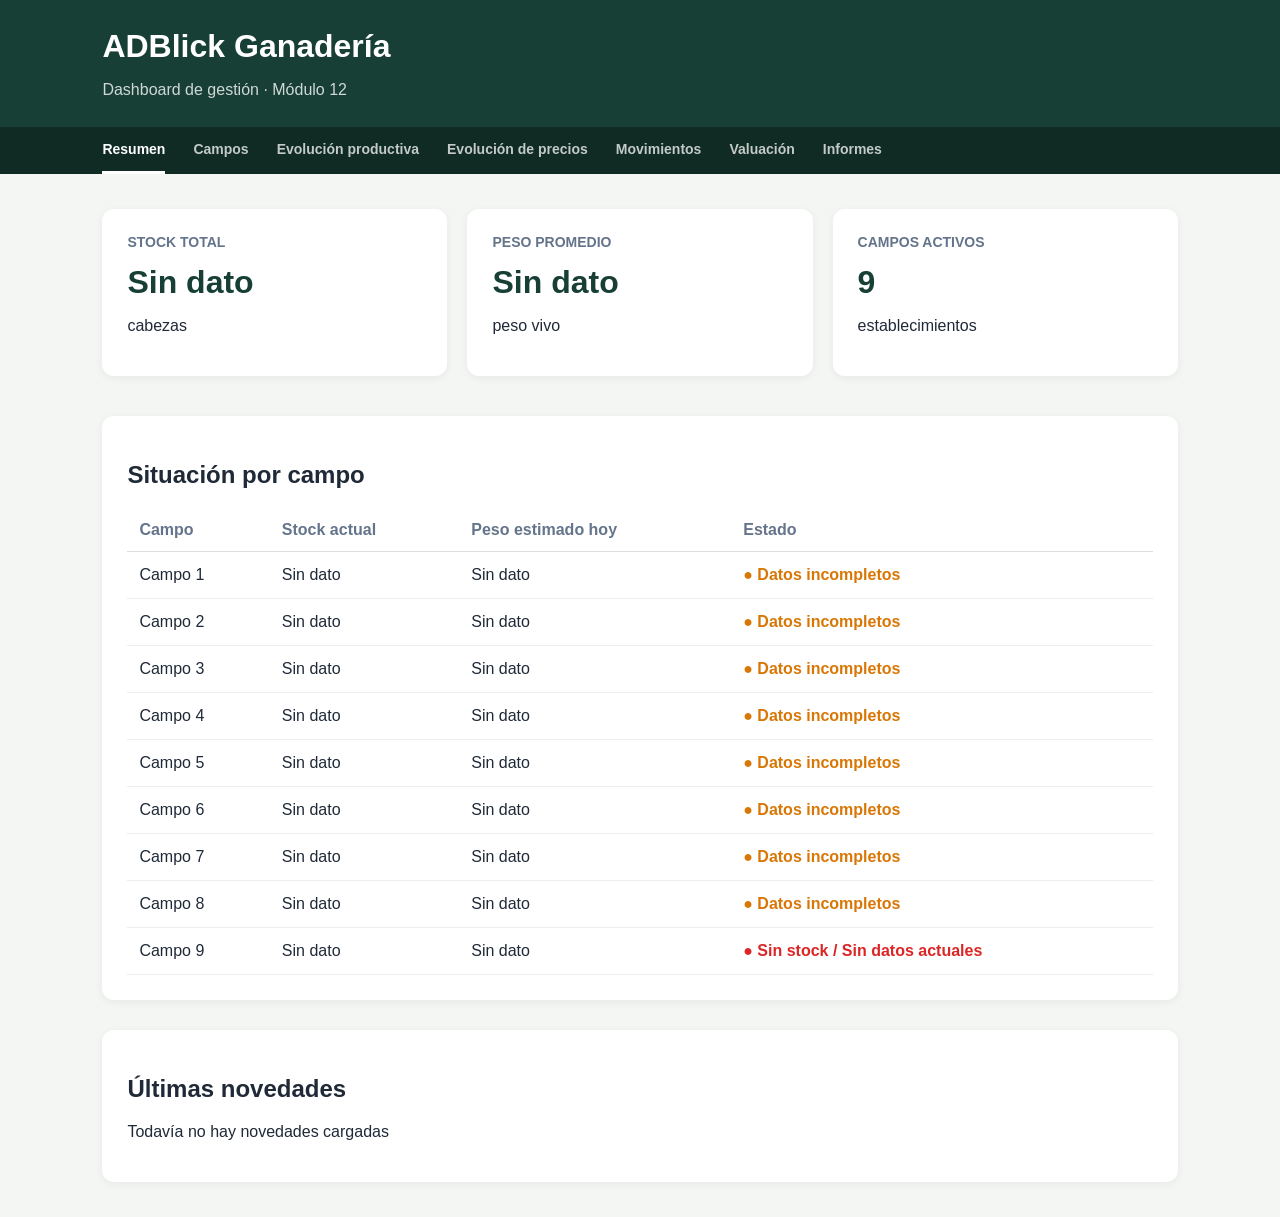
<file: index.html>
<!DOCTYPE html>
<html lang="es">
<head>
  <meta charset="UTF-8">
  <meta name="viewport" content="width=device-width, initial-scale=1.0">
  <title>ADBlick Ganadería</title>
  <link rel="stylesheet" href="css/estilos.css">
</head>

<body>

<header>
  <h1>ADBlick Ganadería</h1>
  <p>Dashboard de gestión · Módulo 12</p>
</header>

<nav class="navbar">
  <a href="index.html" class="active">Resumen</a>
  <a href="campos.html">Campos</a>
  <a href="evolucion.html">Evolución productiva</a>
  <a href="precios.html">Evolución de precios</a>
  <a href="movimientos.html">Movimientos</a>
  <a href="valuacion.html">Valuación</a>
  <a href="informes.html">Informes</a>
</nav>

<main>

  <div class="cards" id="cards"></div>

  <section>

    <h2>Situación por campo</h2>

    <table>

      <tr>
        <th>Campo</th>
        <th>Stock actual</th>
        <th>Peso estimado hoy</th>
        <th>Estado</th>
      </tr>

      <tbody id="tablaCampos"></tbody>

    </table>

  </section>


  <section>

    <h2>Últimas novedades</h2>

    <div id="novedades"></div>

  </section>

</main>

<script src="js/app.js"></script>

</body>
</html>
</file>
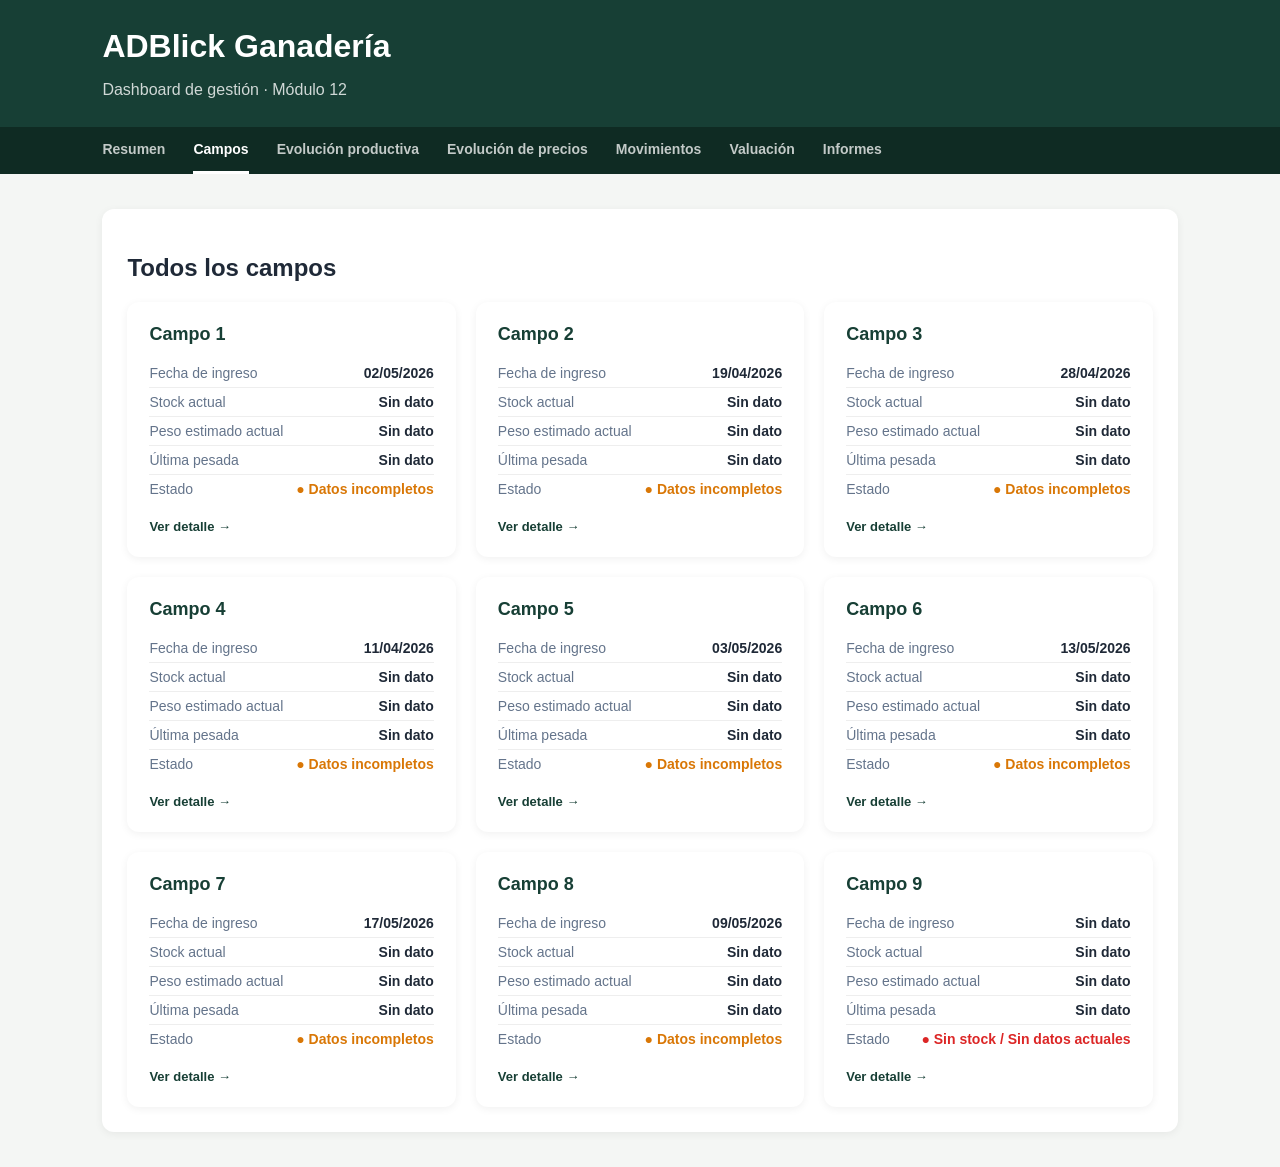
<file: campos.html>
<!DOCTYPE html>
<html lang="es">
<head>
  <meta charset="UTF-8">
  <meta name="viewport" content="width=device-width, initial-scale=1.0">
  <title>ADBlick Ganadería · Campos</title>
  <link rel="stylesheet" href="css/estilos.css">
</head>

<body>

<header>
  <h1>ADBlick Ganadería</h1>
  <p>Dashboard de gestión · Módulo 12</p>
</header>

<nav class="navbar">
  <a href="index.html">Resumen</a>
  <a href="campos.html" class="active">Campos</a>
  <a href="evolucion.html">Evolución productiva</a>
  <a href="precios.html">Evolución de precios</a>
  <a href="movimientos.html">Movimientos</a>
  <a href="valuacion.html">Valuación</a>
  <a href="informes.html">Informes</a>
</nav>

<main>

  <section>

    <h2>Todos los campos</h2>

    <div class="campos-grid" id="gridCampos"></div>

  </section>

</main>

<script src="js/app.js"></script>

</body>
</html>
</file>
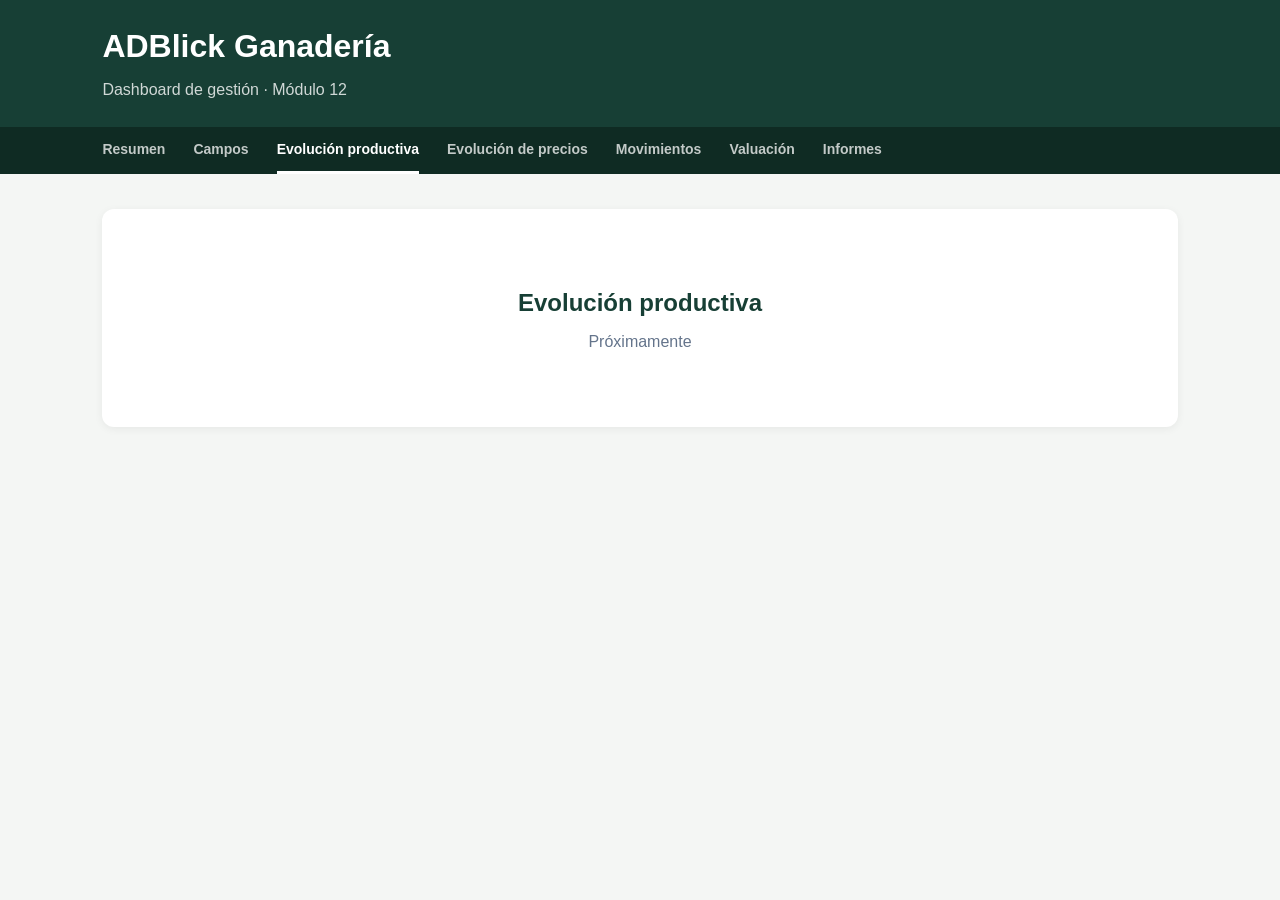
<file: evolucion.html>
<!DOCTYPE html>
<html lang="es">
<head>
  <meta charset="UTF-8">
  <meta name="viewport" content="width=device-width, initial-scale=1.0">
  <title>ADBlick Ganadería · Evolución productiva</title>
  <link rel="stylesheet" href="css/estilos.css">
</head>

<body>

<header>
  <h1>ADBlick Ganadería</h1>
  <p>Dashboard de gestión · Módulo 12</p>
</header>

<nav class="navbar">
  <a href="index.html">Resumen</a>
  <a href="campos.html">Campos</a>
  <a href="evolucion.html" class="active">Evolución productiva</a>
  <a href="precios.html">Evolución de precios</a>
  <a href="movimientos.html">Movimientos</a>
  <a href="valuacion.html">Valuación</a>
  <a href="informes.html">Informes</a>
</nav>

<main>

  <section class="proximamente">
    <h2>Evolución productiva</h2>
    <p>Próximamente</p>
  </section>

</main>

</body>
</html>
</file>
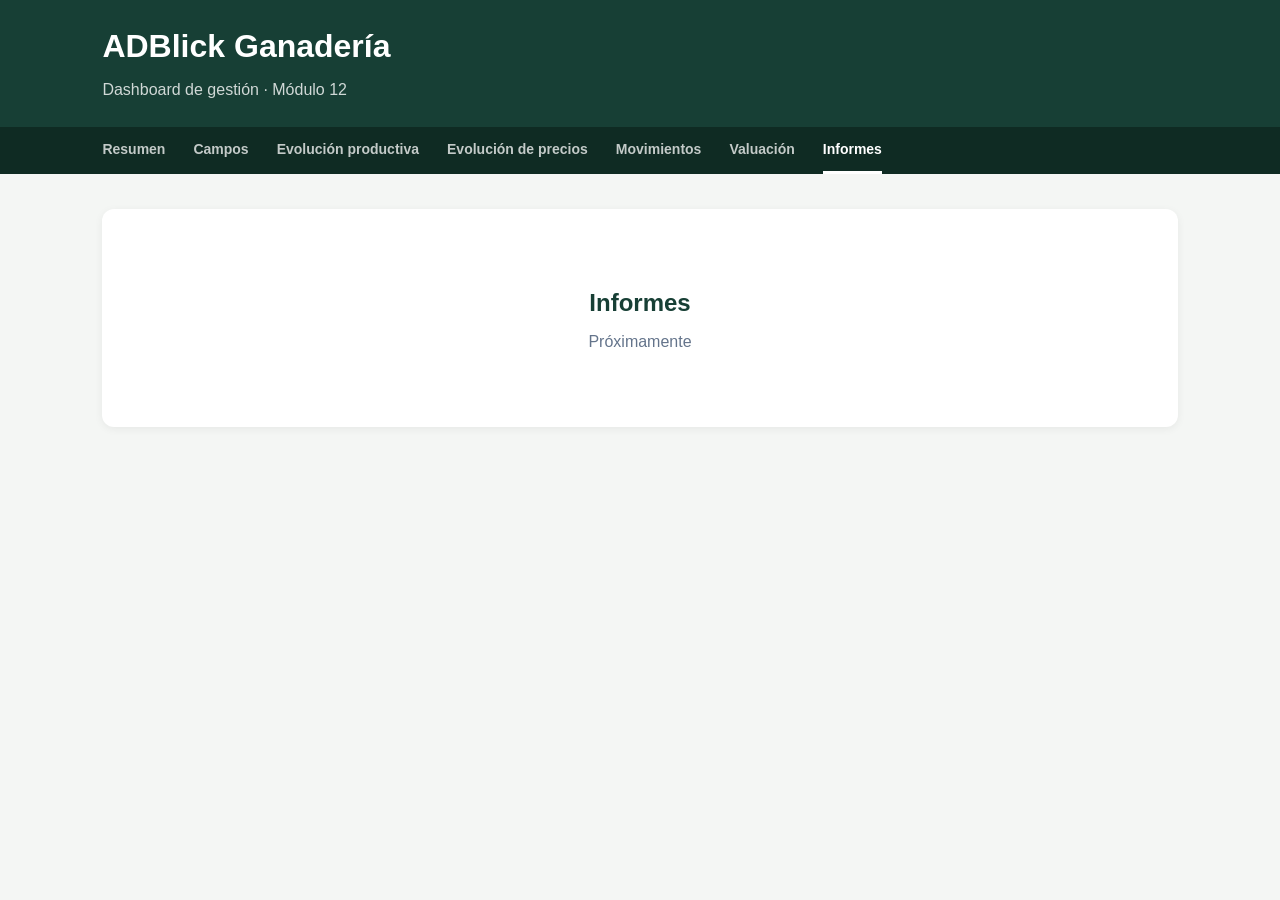
<file: informes.html>
<!DOCTYPE html>
<html lang="es">
<head>
  <meta charset="UTF-8">
  <meta name="viewport" content="width=device-width, initial-scale=1.0">
  <title>ADBlick Ganadería · Informes</title>
  <link rel="stylesheet" href="css/estilos.css">
</head>

<body>

<header>
  <h1>ADBlick Ganadería</h1>
  <p>Dashboard de gestión · Módulo 12</p>
</header>

<nav class="navbar">
  <a href="index.html">Resumen</a>
  <a href="campos.html">Campos</a>
  <a href="evolucion.html">Evolución productiva</a>
  <a href="precios.html">Evolución de precios</a>
  <a href="movimientos.html">Movimientos</a>
  <a href="valuacion.html">Valuación</a>
  <a href="informes.html" class="active">Informes</a>
</nav>

<main>

  <section class="proximamente">
    <h2>Informes</h2>
    <p>Próximamente</p>
  </section>

</main>

</body>
</html>
</file>
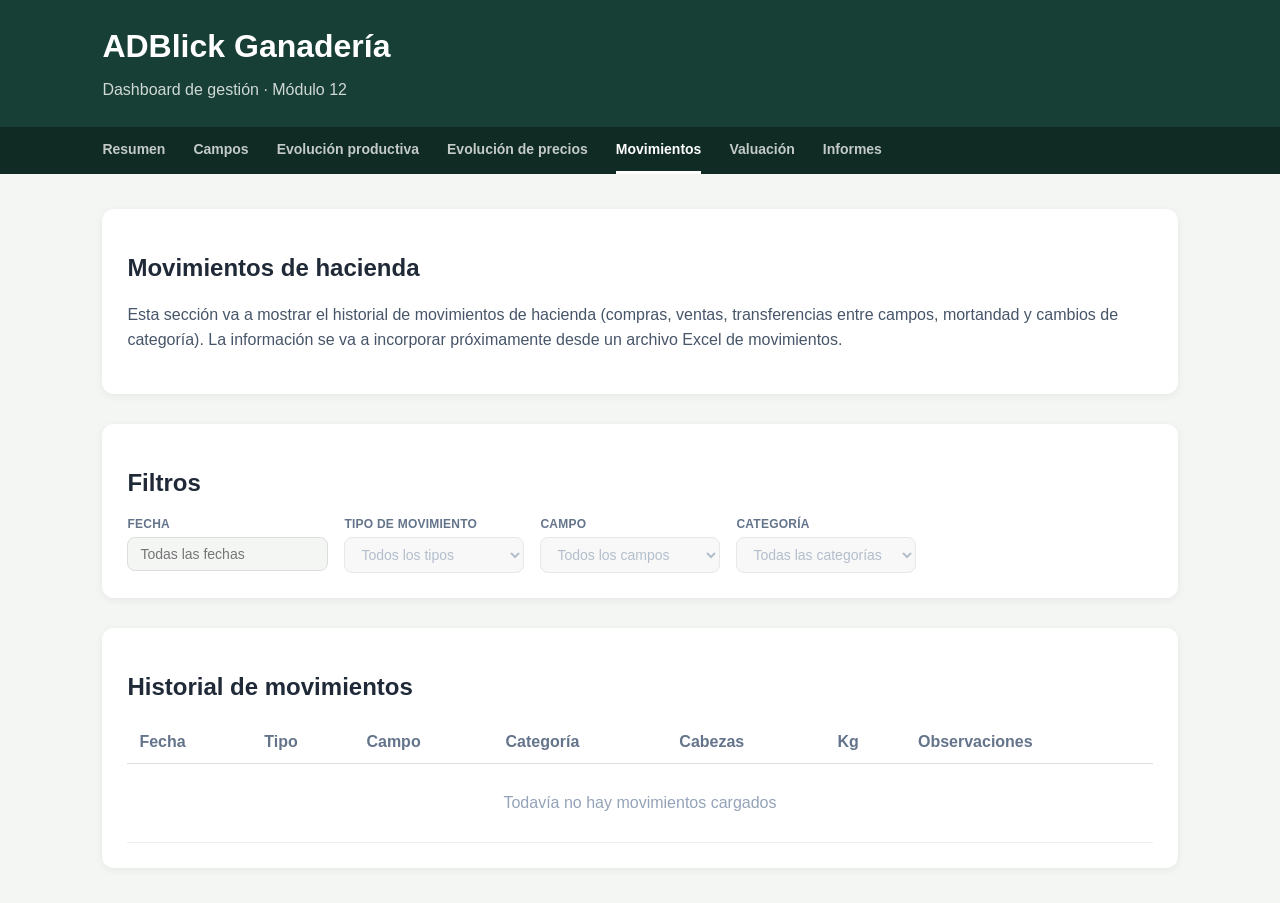
<file: movimientos.html>
<!DOCTYPE html>
<html lang="es">
<head>
  <meta charset="UTF-8">
  <meta name="viewport" content="width=device-width, initial-scale=1.0">
  <title>ADBlick Ganadería · Movimientos</title>
  <link rel="stylesheet" href="css/estilos.css">
</head>

<body>

<header>
  <h1>ADBlick Ganadería</h1>
  <p>Dashboard de gestión · Módulo 12</p>
</header>

<nav class="navbar">
  <a href="index.html">Resumen</a>
  <a href="campos.html">Campos</a>
  <a href="evolucion.html">Evolución productiva</a>
  <a href="precios.html">Evolución de precios</a>
  <a href="movimientos.html" class="active">Movimientos</a>
  <a href="valuacion.html">Valuación</a>
  <a href="informes.html">Informes</a>
</nav>

<main>

  <section>
    <h2>Movimientos de hacienda</h2>
    <p class="texto-introductorio">
      Esta sección va a mostrar el historial de movimientos de hacienda
      (compras, ventas, transferencias entre campos, mortandad y cambios de
      categoría). La información se va a incorporar próximamente desde un
      archivo Excel de movimientos.
    </p>
  </section>

  <section>
    <h2>Filtros</h2>
    <div class="filtros-grid">
      <div class="filtro-campo">
        <label for="filtroFecha">Fecha</label>
        <input type="text" id="filtroFecha" placeholder="Todas las fechas" disabled>
      </div>
      <div class="filtro-campo">
        <label for="filtroTipo">Tipo de movimiento</label>
        <select id="filtroTipo" disabled>
          <option>Todos los tipos</option>
          <option>Compra</option>
          <option>Venta</option>
          <option>Transferencia</option>
          <option>Mortandad</option>
          <option>Cambio de categoría</option>
        </select>
      </div>
      <div class="filtro-campo">
        <label for="filtroCampo">Campo</label>
        <select id="filtroCampo" disabled>
          <option>Todos los campos</option>
        </select>
      </div>
      <div class="filtro-campo">
        <label for="filtroCategoria">Categoría</label>
        <select id="filtroCategoria" disabled>
          <option>Todas las categorías</option>
        </select>
      </div>
    </div>
  </section>

  <section>
    <h2>Historial de movimientos</h2>

    <table>
      <tr>
        <th>Fecha</th>
        <th>Tipo</th>
        <th>Campo</th>
        <th>Categoría</th>
        <th>Cabezas</th>
        <th>Kg</th>
        <th>Observaciones</th>
      </tr>
      <tbody>
        <tr>
          <td colspan="7" class="tabla-vacia">Todavía no hay movimientos cargados</td>
        </tr>
      </tbody>
    </table>
  </section>

</main>

</body>
</html>
</file>
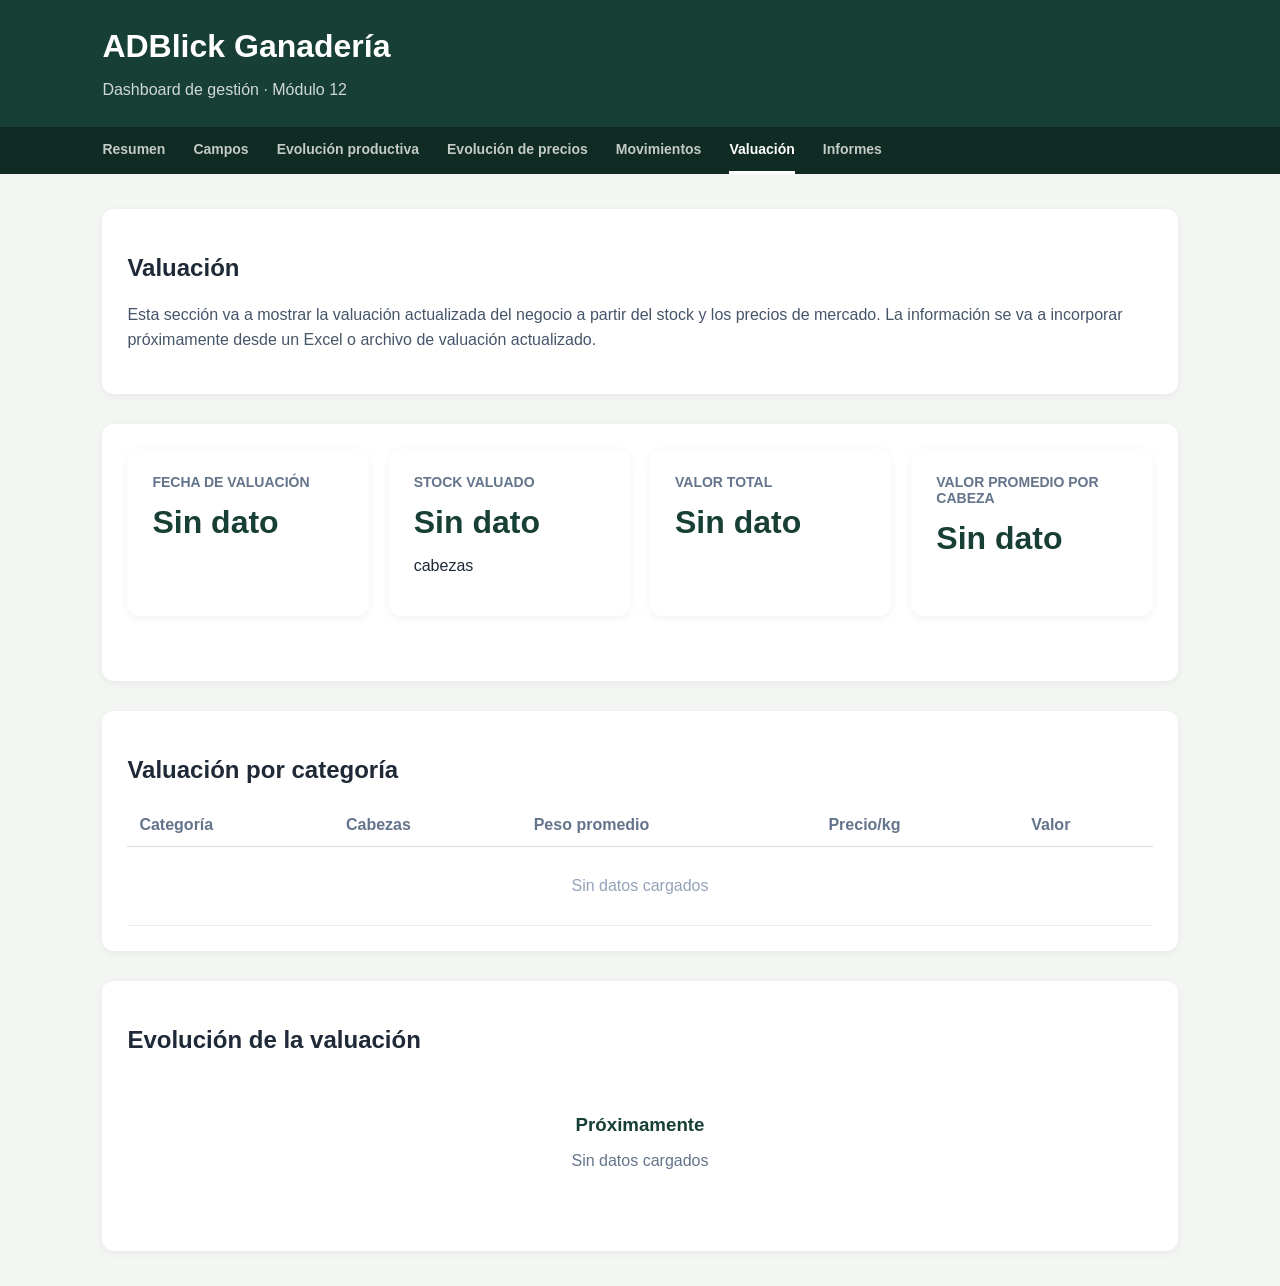
<file: valuacion.html>
<!DOCTYPE html>
<html lang="es">
<head>
  <meta charset="UTF-8">
  <meta name="viewport" content="width=device-width, initial-scale=1.0">
  <title>ADBlick Ganadería · Valuación</title>
  <link rel="stylesheet" href="css/estilos.css">
</head>

<body>

<header>
  <h1>ADBlick Ganadería</h1>
  <p>Dashboard de gestión · Módulo 12</p>
</header>

<nav class="navbar">
  <a href="index.html">Resumen</a>
  <a href="campos.html">Campos</a>
  <a href="evolucion.html">Evolución productiva</a>
  <a href="precios.html">Evolución de precios</a>
  <a href="movimientos.html">Movimientos</a>
  <a href="valuacion.html" class="active">Valuación</a>
  <a href="informes.html">Informes</a>
</nav>

<main>

  <section>
    <h2>Valuación</h2>
    <p class="texto-introductorio">
      Esta sección va a mostrar la valuación actualizada del negocio a partir
      del stock y los precios de mercado. La información se va a incorporar
      próximamente desde un Excel o archivo de valuación actualizado.
    </p>
  </section>

  <section>
    <div class="cards">
      <div class="card">
        <h3>FECHA DE VALUACIÓN</h3>
        <div class="number">Sin dato</div>
      </div>
      <div class="card">
        <h3>STOCK VALUADO</h3>
        <div class="number">Sin dato</div>
        <p>cabezas</p>
      </div>
      <div class="card">
        <h3>VALOR TOTAL</h3>
        <div class="number">Sin dato</div>
      </div>
      <div class="card">
        <h3>VALOR PROMEDIO POR CABEZA</h3>
        <div class="number">Sin dato</div>
      </div>
    </div>
  </section>

  <section>
    <h2>Valuación por categoría</h2>

    <table>
      <tr>
        <th>Categoría</th>
        <th>Cabezas</th>
        <th>Peso promedio</th>
        <th>Precio/kg</th>
        <th>Valor</th>
      </tr>
      <tbody>
        <tr>
          <td colspan="5" class="tabla-vacia">Sin datos cargados</td>
        </tr>
      </tbody>
    </table>
  </section>

  <section>
    <h2>Evolución de la valuación</h2>
    <div class="sin-datos-cargados">
      <h3>Próximamente</h3>
      <p>Sin datos cargados</p>
    </div>
  </section>

</main>

</body>
</html>
</file>
<file: css/estilos.css>
body {
  font-family: Arial, sans-serif;
  margin: 0;
  background: #f4f6f4;
  color: #1f2937;
}

header {
  background: #173f35;
  color: white;
  padding: 28px 8%;
}

header h1 {
  margin: 0;
}

header p {
  margin-bottom: 0;
  opacity: 0.8;
}

.navbar {
  background: #0f2b23;
  padding: 0 8%;
  display: flex;
  gap: 28px;
}

.navbar a {
  color: white;
  text-decoration: none;
  font-size: 14px;
  font-weight: 600;
  padding: 14px 0;
  opacity: 0.75;
  border-bottom: 3px solid transparent;
}

.navbar a:hover {
  opacity: 1;
}

.navbar a.active {
  opacity: 1;
  border-bottom: 3px solid white;
}

main {
  width: 84%;
  margin: 35px auto;
}

.cards {
  display: flex;
  gap: 20px;
  margin-bottom: 40px;
}

.card {
  background: white;
  padding: 25px;
  border-radius: 12px;
  flex: 1;
  box-shadow: 0 2px 8px rgba(0,0,0,0.06);
}

.card h3 {
  margin-top: 0;
  font-size: 14px;
  color: #64748b;
}

.number {
  font-size: 32px;
  font-weight: bold;
  color: #173f35;
}

section {
  background: white;
  padding: 25px;
  border-radius: 12px;
  margin-bottom: 30px;
  box-shadow: 0 2px 8px rgba(0,0,0,0.06);
}

table {
  width: 100%;
  border-collapse: collapse;
}

th {
  text-align: left;
  color: #64748b;
  padding: 12px;
  border-bottom: 1px solid #ddd;
}

td {
  padding: 14px 12px;
  border-bottom: 1px solid #eee;
}

.ok {
  color: green;
  font-weight: bold;
}

.warning {
  color: #d97706;
  font-weight: bold;
}

.alert {
  color: #dc2626;
  font-weight: bold;
}

.proximamente {
  text-align: center;
  padding: 60px 20px;
  color: #64748b;
}

.proximamente h2 {
  color: #173f35;
  margin-bottom: 10px;
}

.volver-link {
  display: inline-block;
  margin: 25px 0 0;
  color: #173f35;
  font-weight: 600;
  text-decoration: none;
}

.volver-link:hover {
  text-decoration: underline;
}

.campos-grid {
  display: grid;
  grid-template-columns: repeat(auto-fill, minmax(260px, 1fr));
  gap: 20px;
}

.campo-card {
  display: block;
  background: white;
  padding: 22px;
  border-radius: 12px;
  box-shadow: 0 2px 8px rgba(0,0,0,0.06);
  color: inherit;
  text-decoration: none;
  transition: box-shadow 0.15s ease, transform 0.15s ease;
}

.campo-card:hover {
  box-shadow: 0 4px 14px rgba(0,0,0,0.12);
  transform: translateY(-2px);
}

.campo-card h3 {
  margin: 0 0 14px;
  color: #173f35;
  font-size: 18px;
}

.dato-linea {
  display: flex;
  justify-content: space-between;
  gap: 10px;
  padding: 6px 0;
  border-bottom: 1px solid #eee;
  font-size: 14px;
}

.dato-linea span {
  color: #64748b;
}

.dato-linea:last-of-type {
  border-bottom: none;
}

.ver-detalle {
  display: inline-block;
  margin-top: 16px;
  font-size: 13px;
  font-weight: 600;
  color: #173f35;
}

.ficha-titulo {
  color: #173f35;
  margin-bottom: 20px;
}

.novedad-item {
  padding: 10px 0;
  border-bottom: 1px solid #eee;
}

.novedad-item:last-child {
  border-bottom: none;
}

.selector-fila {
  display: flex;
  align-items: center;
  gap: 12px;
  margin-bottom: 20px;
  flex-wrap: wrap;
}

.selector-fila label {
  font-size: 14px;
  font-weight: 600;
  color: #64748b;
}

.selector-fila select {
  font-family: inherit;
  font-size: 14px;
  padding: 8px 12px;
  border-radius: 8px;
  border: 1px solid #ddd;
  background: white;
  color: #1f2937;
  min-width: 240px;
}

.filtros-rango {
  display: flex;
  gap: 8px;
  margin-bottom: 20px;
  flex-wrap: wrap;
}

.filtros-rango button {
  font-family: inherit;
  font-size: 13px;
  font-weight: 600;
  padding: 8px 16px;
  border-radius: 20px;
  border: 1px solid #ddd;
  background: white;
  color: #64748b;
  cursor: pointer;
}

.filtros-rango button:hover {
  border-color: #173f35;
  color: #173f35;
}

.filtros-rango button.activo {
  background: #173f35;
  border-color: #173f35;
  color: white;
}

.grafico-container {
  position: relative;
  height: 340px;
}

.subtitulo {
  color: #64748b;
  margin-top: -10px;
}

.subnav-ficha {
  display: flex;
  gap: 24px;
  margin: 20px 0 25px;
  border-bottom: 1px solid #ddd;
}

.subnav-ficha a {
  display: inline-block;
  padding: 10px 2px;
  color: #64748b;
  text-decoration: none;
  font-weight: 600;
  font-size: 14px;
  border-bottom: 3px solid transparent;
}

.subnav-ficha a:hover {
  color: #173f35;
}

.subnav-ficha a.active {
  color: #173f35;
  border-bottom: 3px solid #173f35;
}

.card .etiqueta-dato {
  display: inline-block;
  margin-top: 8px;
  font-size: 11px;
  font-weight: 700;
  letter-spacing: 0.03em;
  text-transform: uppercase;
  padding: 3px 8px;
  border-radius: 20px;
}

.etiqueta-medido {
  background: #e6f4ea;
  color: #1a7a34;
}

.etiqueta-estimado {
  background: #fdf1de;
  color: #b4650a;
}

.link-descarga {
  color: #173f35;
  font-weight: 600;
  text-decoration: none;
  font-size: 13px;
}

.link-descarga:hover {
  text-decoration: underline;
}

.sin-archivo {
  color: #94a3b8;
}

.texto-introductorio {
  color: #475569;
  line-height: 1.6;
}

.filtros-grid {
  display: flex;
  gap: 16px;
  flex-wrap: wrap;
}

.filtro-campo {
  display: flex;
  flex-direction: column;
  gap: 6px;
  min-width: 180px;
}

.filtro-campo label {
  font-size: 12px;
  font-weight: 600;
  color: #64748b;
  text-transform: uppercase;
  letter-spacing: 0.02em;
}

.filtro-campo select,
.filtro-campo input {
  font-family: inherit;
  font-size: 14px;
  padding: 8px 12px;
  border-radius: 8px;
  border: 1px solid #ddd;
  background: #f4f6f4;
  color: #94a3b8;
}

.filtro-campo select:disabled,
.filtro-campo input:disabled {
  cursor: not-allowed;
}

.tabla-vacia {
  text-align: center;
  color: #94a3b8;
  padding: 30px 12px !important;
}

.sin-datos-cargados {
  text-align: center;
  padding: 40px 20px;
  color: #64748b;
}

.sin-datos-cargados h3 {
  color: #173f35;
  margin: 0 0 6px;
}
</file>
